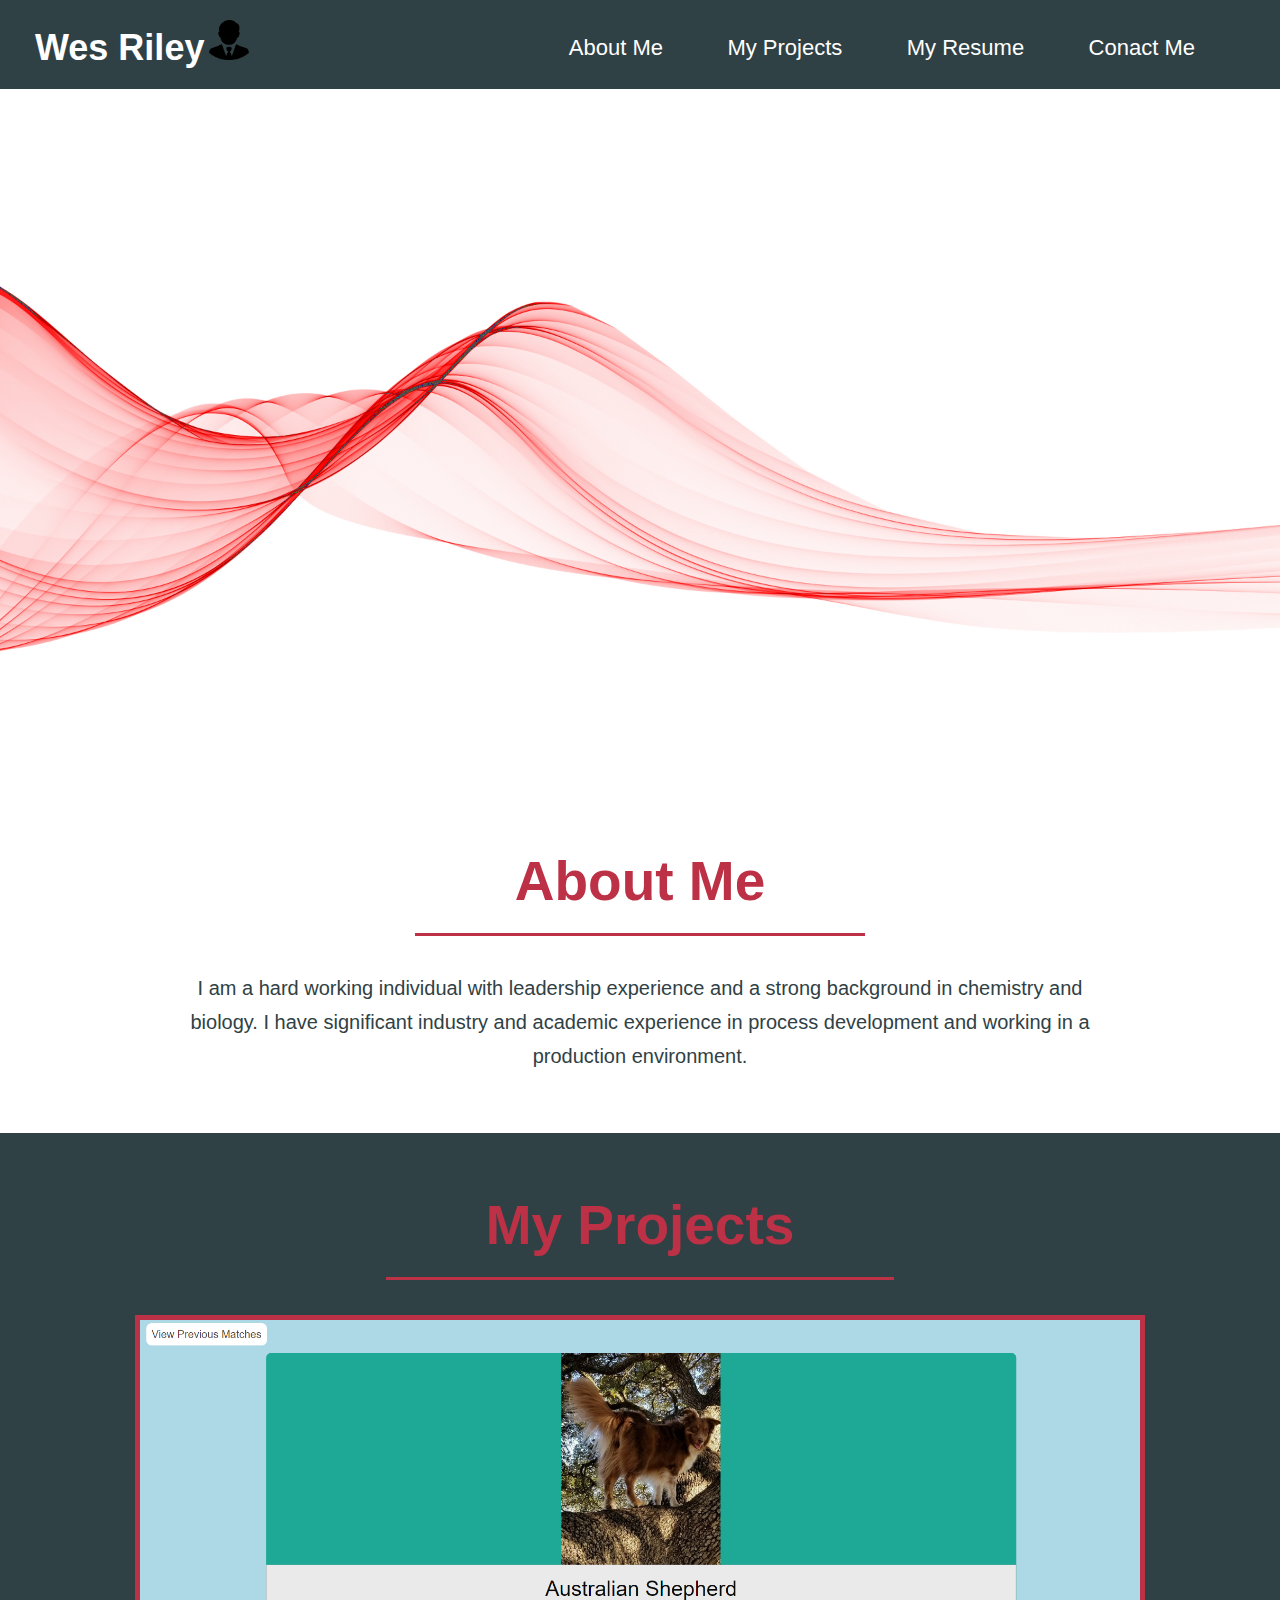
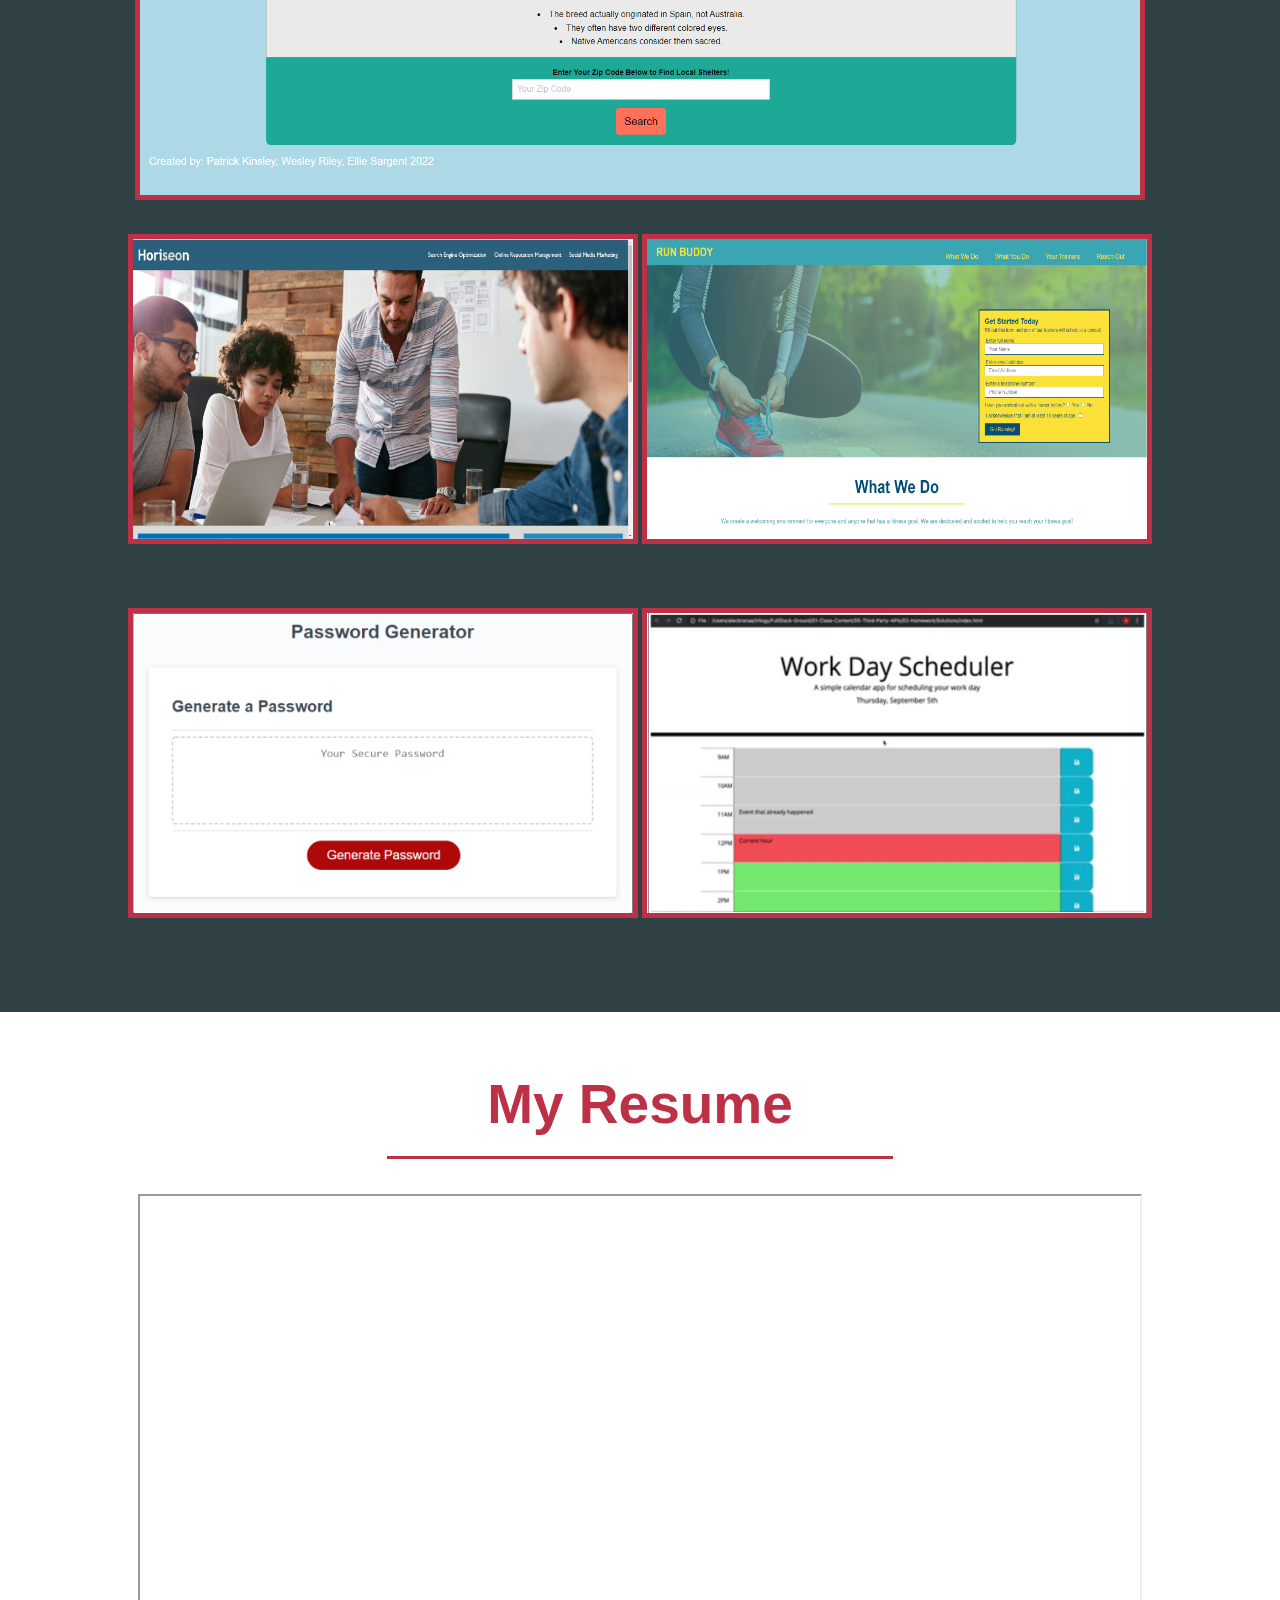
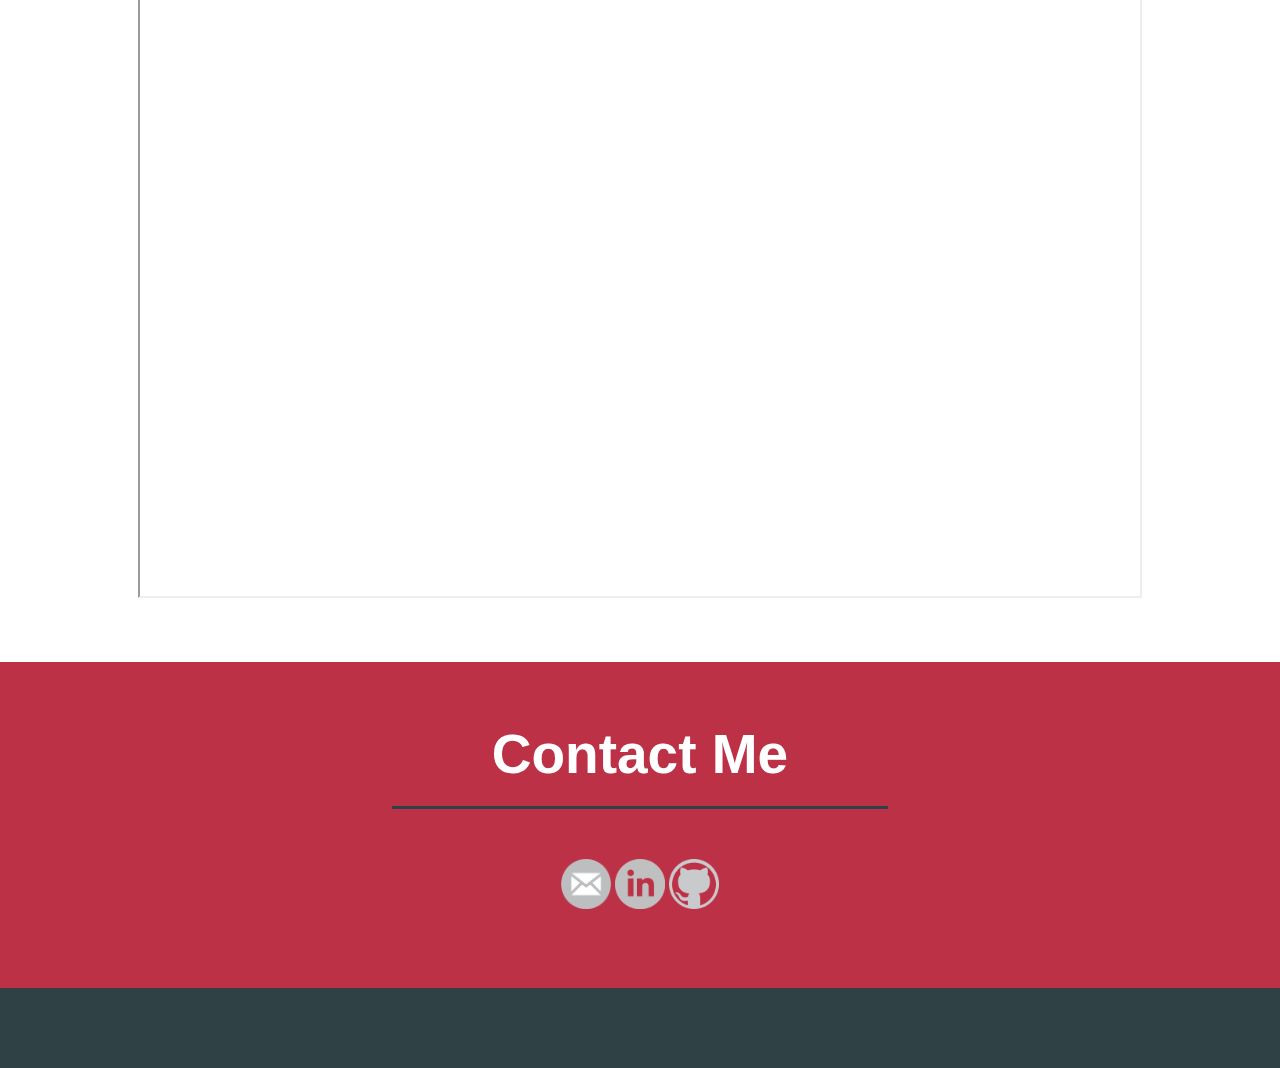
<file: index.html>
<!DOCTYPE html>

<html lang="en">

    <head>
        <meta charset="UTF-8">
        <link rel="stylesheet" href="./assets/CSS/style.css">
        <title>Wes Riley Online Resume</title>
    </head>

    <body>

<!--navigation-->
    
        <header>
            <h1> <a href="/">Wes Riley</a> </h1>
            <img src="./assets/Images/avatar.png" alt="">
            <nav>
                <ul>
                    <li> <a href="index.html#about-me">About Me</a></li>            
                    <li> <a href="index.html#my-projects">My Projects</a></li> 
                    <li> <a href="index.html#my-resume">My Resume</a> </li> 
                    <li> <a href="index.html#contact-me">Conact Me</a></li> 
                </ul>
            </nav>
        </header>

 <!--Main background image of the page-->   

        <Div class="hero"></Div>

<!--"About Me" section-->

        <section id="about-me" class="intro">
            <h2 class="section-title primary-border">About Me</h2>
            <p>
            I am a hard working individual with leadership experience and a strong background in chemistry and biology. I have significant industry and academic experience in process development and working in a production environment.
            </p>
        </section>

<!--"My Projects" section-->

        <section id="my-projects" class="projects">
            <h2 class="section-title secondary-border">My Projects</h2>

            <div class="main">
           
                <a href="https://westsideriley.github.io/Group-Project-1/"  target="_blank" rel="noopener noreferrer">
                    <img src="./assets/Images/Dog-Selection-Quiz.PNG" alt="Dog Selection Quiz front page screen capture">
                    
                </a>
                <div class="imagetext">
                    <p></p>
                </div>   
                
                
            </div>

            <div class="sub">

                <a href="https://westsideriley.github.io/VanderbiltBootcamp_CodeChallenge_01_CodeRefactor/" target="_blank" rel="noopener noreferrer"><img src="./assets/Images/Horiseon.PNG" alt="Horiseon Code refactor front page screen capture"></a>
                <a href="https://westsideriley.github.io/Run-Buddy-/" target="_blank" rel="noopener noreferrer"><img src="./assets/Images/RunBuddy.PNG" alt="Gundam in fighting stance"></a>
        
            </div>

            <div class="sub">
                <a href="./password-generator.html" target="_blank" rel="noopener noreferrer"><img src="./assets/Images/PasswordGenerator.PNG" alt="Password Generator Screen"></a>
                <a href="./workdaySchedule.html" target="_blank" rel="noopener noreferrer"><img src="./assets/Images/Workday Scheduler.PNG" alt="Schedule app screen capture"></a>
        
            </div>

        </section>

<!--"My Resume" section-->

        <section id="my-resume" class="resume">
            <h2 class="section-title primary-border">My Resume</h2>
    
            <article class="trainer">
                <iframe src="./assets/my-resume.pdf" width="1000px" height="1000px" ></iframe>
            </article>
    
        </section>

<!--"Contact Me" section-->

        <section id="contact-me" class="contact">

            <h2 class="section-title tertiary-border">Contact Me</h2>

            <div class="contact-info">
      
        
                <div>
          
                    <p>
                        <ul>
                            <li> <a href="mailto:Wesley.A.Riley@gmail.com" >                                                              <img src="./assets/Images/mail-icon.png" alt="mail icon"> </a></li>            
                            <li> <a href="https://www.linkedin.com/in/wesley-riley-b35039121/" target="_blank" rel="noopener noreferrer"> <img src="./assets/Images/linkedin-logo.png" alt="linkedin icon"></a></li> 
                            <li> <a href="https://github.com/WestsideRiley" target="blank" rel="noopener noreferrer">                     <img src="./assets/Images/github-icon.png" alt="github cat icon"></a> </li> 
                        </ul>
                    </p> 
          
                </div>
            </div>

        </section>
    </body>
<!--footer-->

    <footer>

    </footer>

    
</html>
</file>
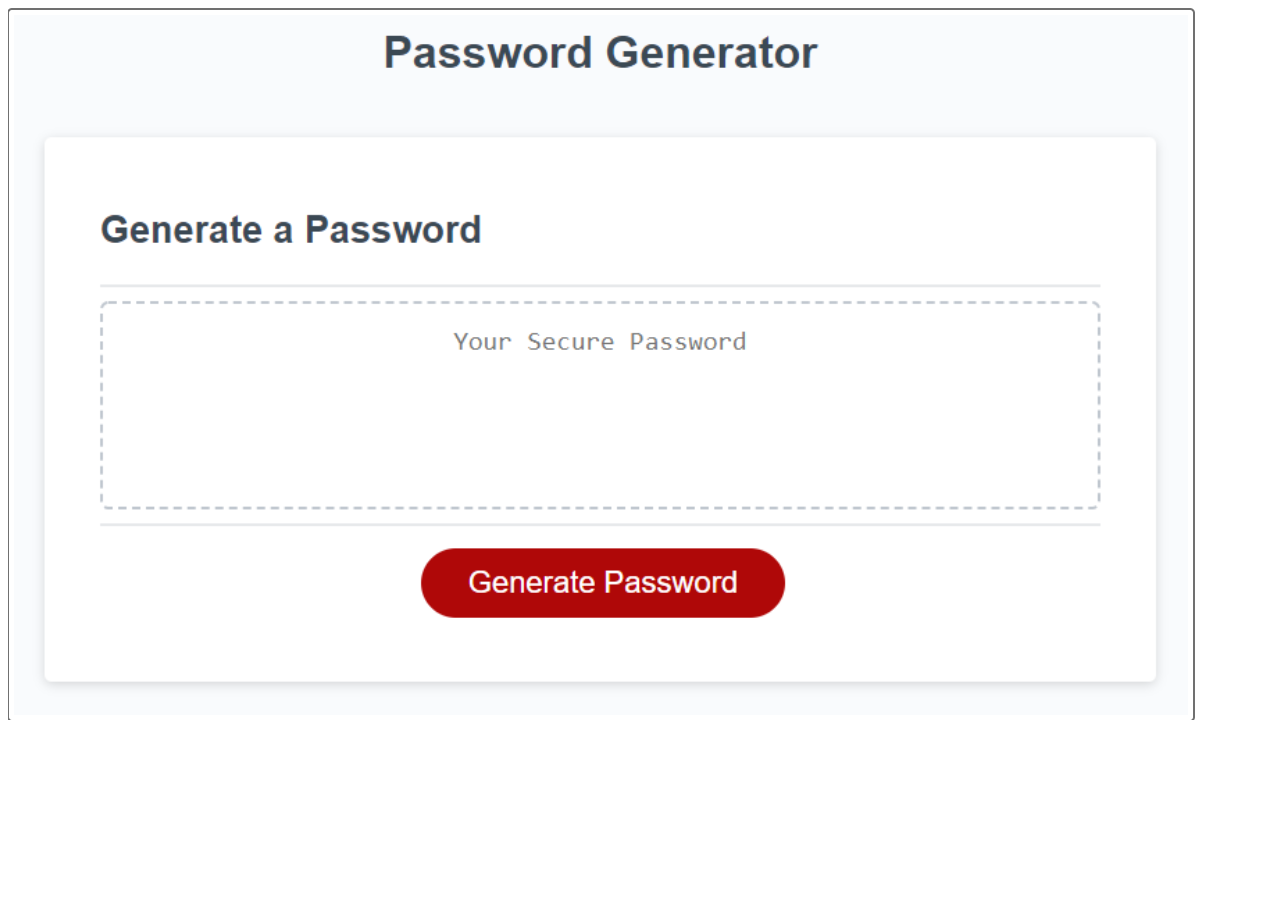
<file: password-generator.html>
<!DOCTYPE html>
<html lang="en">
<head>
    <meta charset="UTF-8">
    <meta http-equiv="X-UA-Compatible" content="IE=edge">
    <meta name="viewport" content="width=device-width, initial-scale=1.0">
    <title>Document</title>
</head>
<body>
    <img src="./assets/Images/PasswordGenerator.PNG" alt="">
</body>
</html>
</file>
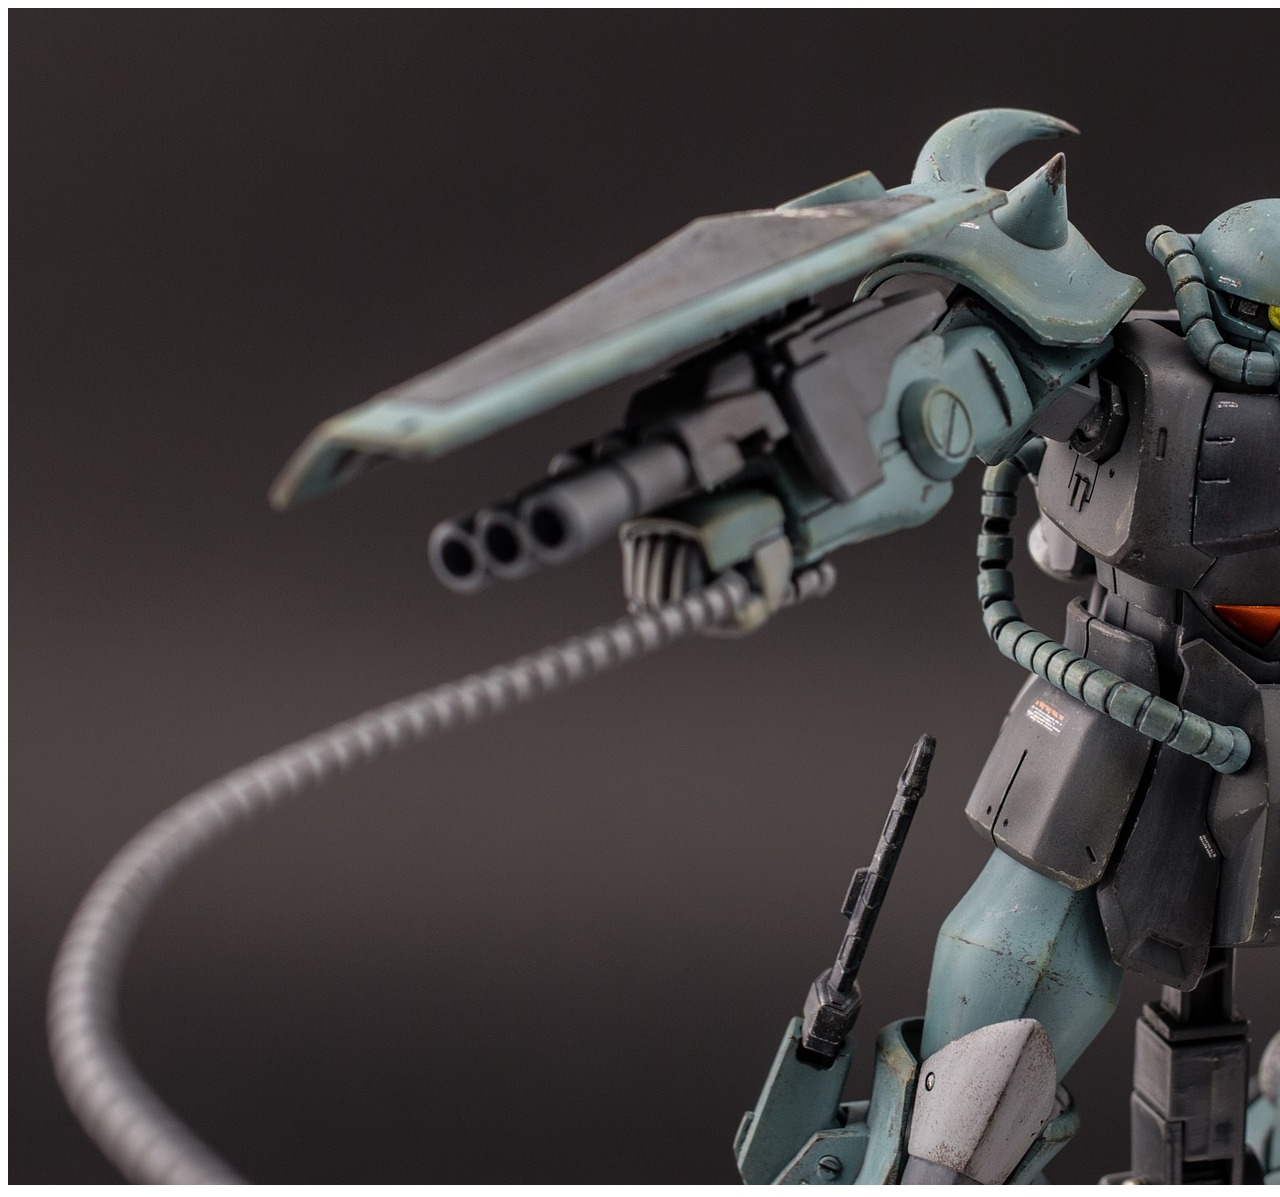
<file: robotFights.html>
<!DOCTYPE html>
<html lang="en">
<head>
    <meta charset="UTF-8">
    <meta http-equiv="X-UA-Compatible" content="IE=edge">
    <meta name="viewport" content="width=device-width, initial-scale=1.0">
    <title>Document</title>
</head>
<body>
    <img src="./assets/Images/robot.jpg" alt="">
</body>
</html>
</file>
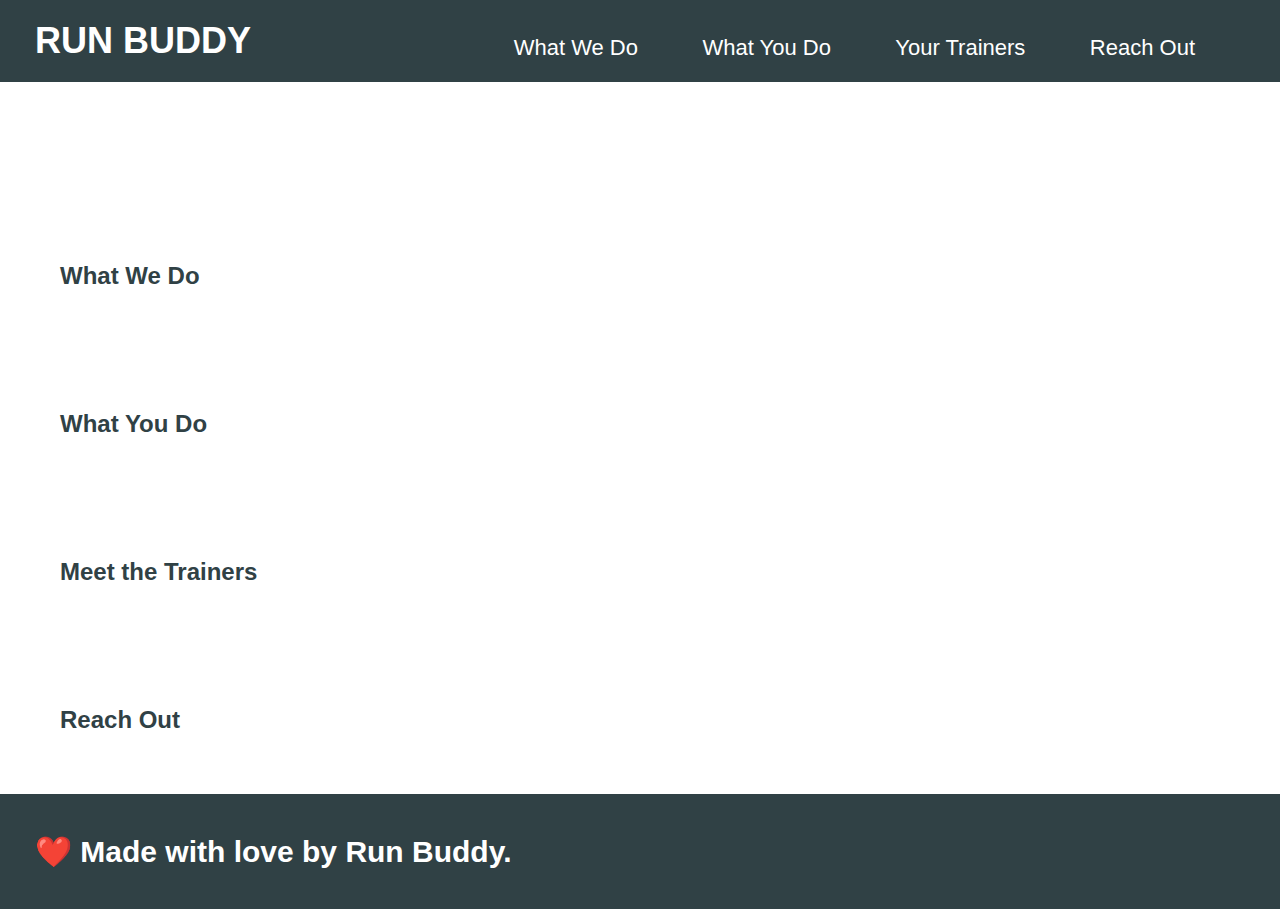
<file: RunBuddy.html>
<!DOCTYPE html>
<html lang="en">
<head>
    <meta charset="UTF-8">
    <link rel="stylesheet" href="./assets/CSS/style.css">
    <title>Run Buddy</title>
</head>

<!--navigation-->
<header>
    <h1> <a href="/">RUN BUDDY</a> </h1>
    <nav>
        <ul>
            <li> <a href="#what-we-do">What We Do</a>       </li>            
            <li> <a href="#what-you-do">What You Do</a>     </li> 
            <li> <a href="#your-trainers">Your Trainers</a> </li> 
            <li> <a href="#reach-out">Reach Out</a>         </li> 
        </ul>
    </nav>
</header>

<!--hero/jumbotron-->
<section>

</section>

<!--"what we do" section-->
<section>
    <h2>What We Do</h2>
</section>

<!--"what you do" section-->
<section>
    <h2>What You Do</h2>
</section>

<!--"meet the trainers" section-->
<section>
    <h2>Meet the Trainers</h2>
</section>

<!--"reach out" section-->
<section>
    <h2>Reach Out</h2>
</section>

<!--footer-->
<footer>
    <h2>❤️ Made with love by Run Buddy.</h2>
</Footer>

</html>
</file>
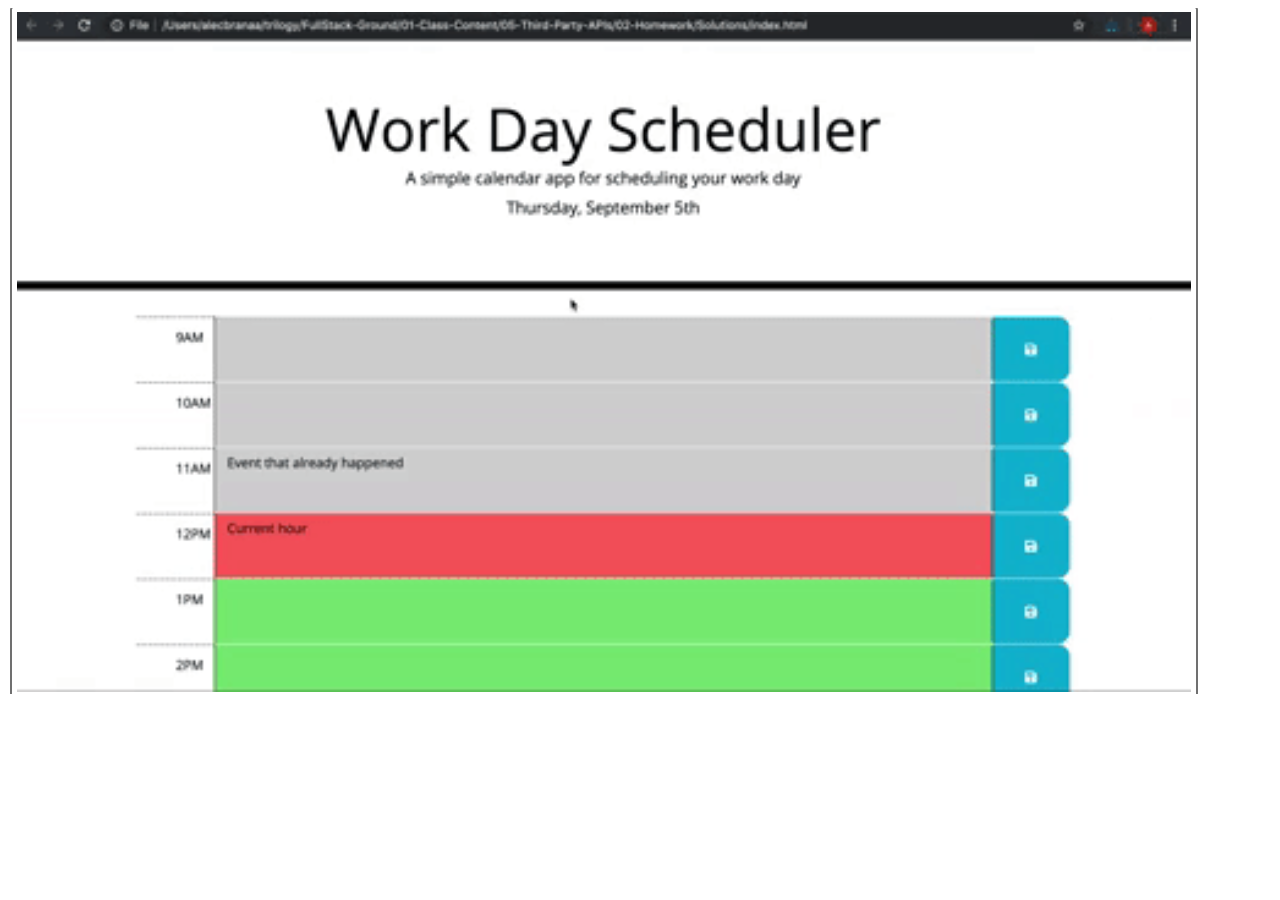
<file: workdaySchedule.html>
<!DOCTYPE html>
<html lang="en">
<head>
    <meta charset="UTF-8">
    <meta http-equiv="X-UA-Compatible" content="IE=edge">
    <meta name="viewport" content="width=device-width, initial-scale=1.0">
    <title>Document</title>
</head>
<body>
    <img src="./assets/Images/Workday Scheduler.PNG" alt="">
</body>
</html>
</file>
<file: assets/CSS/style.css>
*{
    margin: 0;
    padding: 0;
   
}

body{
    font-family:  Helvetica, Arial, sans-serif;
    color: #304145;
}

/*styling for the header and navigation section of the page*/

header {
    padding: 20px 35px;
    background-color: #304145;
}

header img{
height: 40px;
width: 40px;
justify-content: space-around;
}

header h1{
    font-weight: bold;
    font-size: 36px;
    color:#ffffff;
    margin: 0;
    display: inline-flex;
}

header a {
    text-decoration: none;
    color:#ffffff;
}

header nav{
    float: right;
    margin: auto;
    padding-bottom: 20%;
}

header nav ul li {
    display: inline-flex;
}

header nav ul li a {
    margin: 0 30px;
    font-weight: lighter;
    font-size: 22px;
}

/*styling applied to the "about me" section of the page and the main banner*/

section{
    padding: 60px;
    display: block;
  }

.hero{
    background-image: url("../Images/red-background.jpg");
    height: 700px;
    background-size: cover ;
    background-position: center;
}
  .intro{
      text-align: center;
  }

  .intro p{
      line-height: 1.7;
      color: #304145;
      width: 80%;
      font-size: 20px;
      margin: 0 auto;
  }
/* styling for the "my Projects" section of the page*/

.projects{
    text-align: center;
    background:#304145;
    position: relative;
  }

.projects div{
    margin-bottom: 0px;
    position: relative;
}
.projects .main{
  position: relative;
}

.projects .main img{
    width: 1000px;
    height: auto;
    margin: 0;
    border: #BD3147 solid 5px;
    position: relative;
}

.projects .sub img{
  width: 500px;
  height: 300px;
  margin: 30px 0;
  border: #BD3147 solid 5px;
  position: relative;
}

.main .imagetext{
    position: absolute;
    left: 45%;
    top:0px;
    background-color: #BD3147;
    color: white;
    padding-left: 20px;
    padding-right: 20px;
    
}

.main .imagetext p{
  color: white;
}

.sub .imagetext{
  position: absolute;
  left: 45%;
  top:0px;
  background-color: black;
  color: white;
  padding-left: 20px;
  padding-right: 20px;
  
}

.projects h3{
    color: white;
    font-size: 46px;
    margin-top: 10px;
}

.projects p{
    color: #BD3147;
    font-size: 23px;
}

.projects span{
    font-size: 38px;
}

/*styling rules applied to images and divs on the page*/

 .section-title{
      font-size: 55px;
      color: #BD3147;
      margin-bottom: 35px;
      padding: 0 100px 20px 100px;
      border-bottom: 3px solid;
      display: inline-flex;
      margin-bottom: 35px;
  }

  .primary-border{
    border-color:#BD3147;
  }

  .secondary-border{
    border-color: #BD3147;
  }

  .tertiary-border{
    border-color: #304145;
  }
/*Styling for the resume section of the page*/

  .resume {
    text-align: center;
  }

/*Styling for the "Contact Me" Section of the page*/

  .contact {
    text-align: center;
    background: #BD3147;
  }

  .contact h2 {
    color:white;
    
  }
  .contact-info div {
    width: 410px;
    display: inline-flex;
    vertical-align: top;
    text-align: center;
    margin: 0 0 0 0;
    color: white;
    justify-content: center;
  }
 
  .contact-info h3 {
    color: white;
    font-size: 32px;
  }
  
  .contact-info p, .contact-info address {
    margin: 20px 0;
    line-height: 1.5;
    font-size: 20px;
    font-style: normal;
  }
  
  .contact-info a {
    color: #304145;
  }

  ul{
     margin: 15px 20px;
     list-style-type: none;
  }

  .contact-info img{
    height: 50px;
    width: 50px;
  }
  .contact-info li {
    display:inline-flex;
    justify-content: center;
   
  }
 
/* Styling for the footer of the page with styles input for potential text*/

  footer{
    background:#304145;
    width:100%;
    padding: 40px 35px;
}

footer h2{
    display: inline;
    color: #ffffff;
    font-size: 30px;
    margin: 0;
}

footer div{
    float: right;
    line-height: 1.5;
    text-align: right;
}

footer a{
    color: #ffffff;
}
</file>
